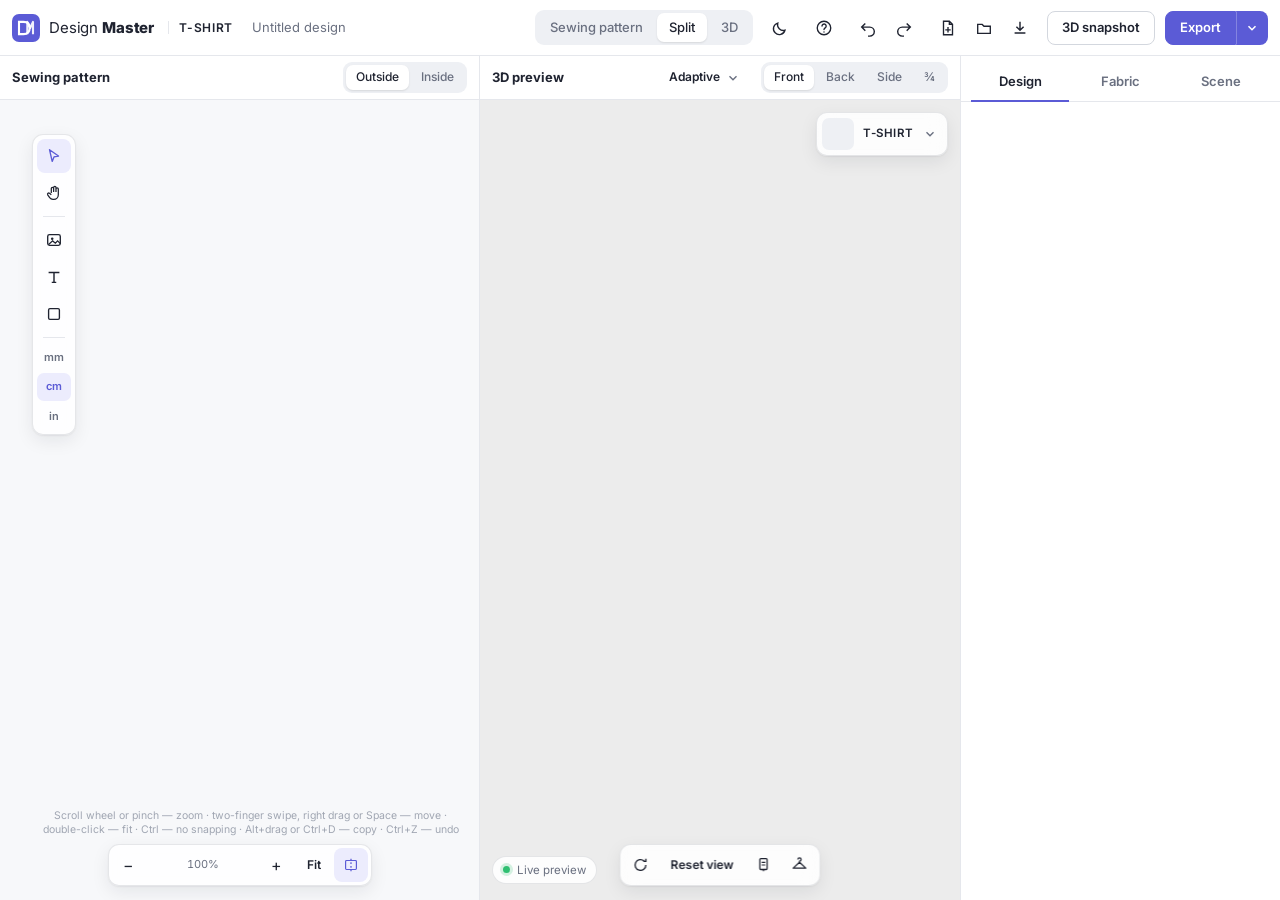
<file: index.html>
<!doctype html>
<html lang="en"><head><meta charset="utf-8"><meta http-equiv="refresh" content="0; url=app/"><title>Design Master</title></head>
<body><a href="app/">Open Design Master</a></body></html>
</file>
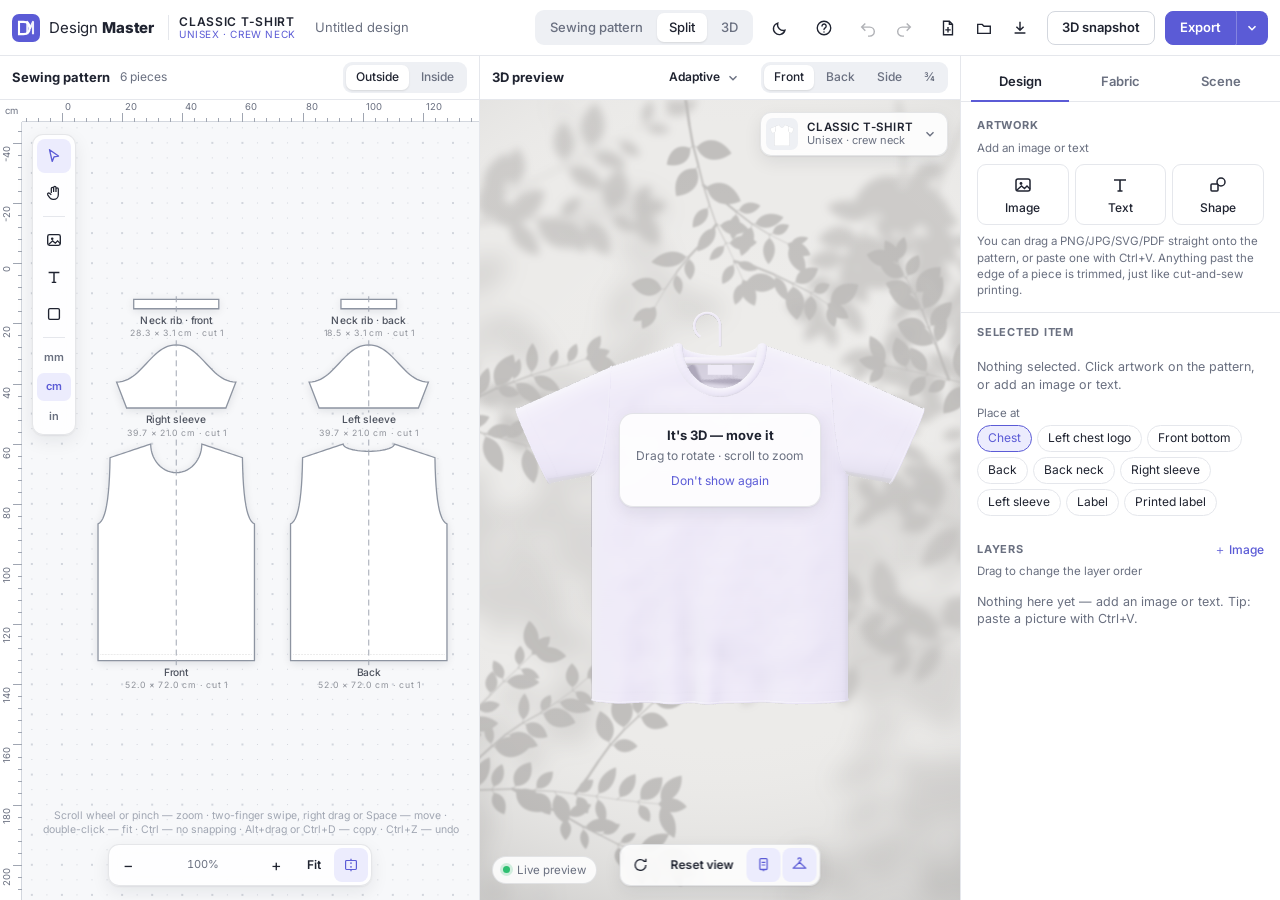
<file: app/index.html>
<!doctype html>
<html lang="en">
<head>
<meta charset="utf-8">
<meta name="viewport" content="width=device-width, initial-scale=1, viewport-fit=cover">
<title>Design Master · Studio</title>
<meta name="description" content="Design Master — design apparel on a real sewing pattern and get photo-quality 3D mockups.">
<link rel="icon" href="favicon.svg" type="image/svg+xml">
<link rel="preconnect" href="https://fonts.googleapis.com">
<link rel="preconnect" href="https://fonts.gstatic.com" crossorigin>
<link rel="stylesheet" href="https://fonts.googleapis.com/css2?family=Inter:wght@100;200;300;400;500;600;700;800;900&family=Bebas+Neue&family=Anton&family=Oswald:wght@300;400;500;600;700&family=Archivo+Black&family=Montserrat:ital,wght@0,100;0,300;0,400;0,500;0,700;0,900;1,400;1,700&family=Space+Grotesk:wght@300;400;500;700&family=Playfair+Display:ital,wght@0,400;0,700;0,900;1,400;1,700&family=Abril+Fatface&family=Roboto+Slab:wght@100;300;400;700;900&family=Pacifico&family=Lobster&family=Permanent+Marker&family=Caveat:wght@400;700&family=Bungee&family=Rubik+Mono+One&family=Press+Start+2P&family=UnifrakturMaguntia&family=Poppins:ital,wght@0,100;0,300;0,400;0,600;0,800;0,900;1,400;1,700&family=Raleway:wght@100;300;400;700;900&family=Bangers&family=Righteous&family=Dancing+Script:wght@400;700&family=Teko:wght@300;500;700&family=Rock+Salt&family=Black+Ops+One&family=Russo+One&display=swap">
<link rel="stylesheet" href="css/app.css">
<script>
  try { const t = localStorage.getItem('dm.theme'); if (t) document.documentElement.dataset.theme = t; } catch (e) {}
</script>
<script type="importmap">
{ "imports": { "three": "./vendor/three/three.module.js", "three/addons/": "./vendor/three/addons/" } }
</script>
</head>
<body>
<header class="top">
  <a class="brand" href="../" title="Back to the home page">
    <svg viewBox="0 0 32 32" aria-hidden="true"><rect width="32" height="32" rx="8" fill="var(--accent)"/><path d="M8 9h5.2c4.4 0 7 2.7 7 7s-2.6 7-7 7H8z" fill="none" stroke="#fff" stroke-width="2.4"/><path d="M17.5 23V9l3.3 7 3.2-7v14" fill="none" stroke="#fff" stroke-width="2.4" stroke-linejoin="round" opacity=".9"/></svg>
    <span>Design <b>Master</b></span>
  </a>
  <div class="gname" id="gName"><b id="garmentName">T-shirt</b><small id="garmentCut"></small></div>
  <input class="proj-name" id="projName" value="Untitled design" aria-label="Project name" spellcheck="false">
  <div class="spacer"></div>
  <div class="seg" id="modeSeg" role="group" aria-label="View">
    <button data-mode="pattern" title="Sewing pattern: the flat pieces the garment is cut from (1)">Sewing pattern</button>
    <button data-mode="split" class="on" title="Pattern and 3D side by side (2)">Split</button>
    <button data-mode="3d" title="3D only (3)">3D</button>
  </div>
  <button class="ib" id="themeBtn" title="Day / night mode"><svg viewBox="0 0 20 20"><path d="M15.5 12.5A6.5 6.5 0 017.5 4.5a6.5 6.5 0 108 8z" fill="none" stroke="currentColor" stroke-width="1.5"/></svg></button>
  <button class="ib" id="tourBtn" title="Quick tour"><svg viewBox="0 0 20 20"><circle cx="10" cy="10" r="7.5" fill="none" stroke="currentColor" stroke-width="1.5"/><path d="M7.8 7.8a2.3 2.3 0 114 1.6c-.9.6-1.8 1.1-1.8 2.3M10 14.3v.2" fill="none" stroke="currentColor" stroke-width="1.5" stroke-linecap="round"/></svg></button>
  <div class="grp">
    <button class="ib" id="undoBtn" title="Undo (Ctrl+Z)"><svg viewBox="0 0 20 20"><path d="M7 5L3 9l4 4M3.5 9H12a5 5 0 010 10h-2" fill="none" stroke="currentColor" stroke-width="1.6"/></svg></button>
    <button class="ib" id="redoBtn" title="Redo (Ctrl+Shift+Z)"><svg viewBox="0 0 20 20"><path d="M13 5l4 4-4 4M16.5 9H8a5 5 0 000 10h2" fill="none" stroke="currentColor" stroke-width="1.6"/></svg></button>
  </div>
  <div class="grp">
    <button class="ib" id="newBtn" title="New design"><svg viewBox="0 0 20 20"><path d="M5 2.5h6.5L15 6v11.5H5zM11.5 2.5V6H15M10 9v6M7 12h6" fill="none" stroke="currentColor" stroke-width="1.5"/></svg></button>
    <button class="ib" id="filesBtn" title="Your files (Ctrl+O)"><svg viewBox="0 0 20 20"><path d="M3 6h5l2 2h7v8H3z" fill="none" stroke="currentColor" stroke-width="1.5"/></svg></button>
    <button class="ib" id="saveBtn" title="Save project (Ctrl+S)"><svg viewBox="0 0 20 20"><path d="M10 3v9M6 8.5l4 4 4-4M4 15.5h12" fill="none" stroke="currentColor" stroke-width="1.6"/></svg></button>
  </div>
  <button class="btn" id="shotBtn" title="Save the 3D view as a picture">3D snapshot</button>
  <div class="split-btn menu-wrap">
    <button class="btn primary" id="exportBtn" title="Catalogue render">Export</button>
    <button class="btn primary caret" id="exportMoreBtn" title="More exports" aria-haspopup="menu"><svg viewBox="0 0 16 16"><path d="M4 6l4 4 4-4" fill="none" stroke="currentColor" stroke-width="1.8"/></svg></button>
    <div class="menu" id="exportMenu" role="menu" hidden>
      <button data-act="render" role="menuitem"><b>Catalogue render</b><small>Photo-quality pictures for your website and catalogue</small></button>
      <button data-act="print" role="menuitem"><b>Print files (ZIP)</b><small>Each pattern piece as a layered SVG and a PNG, named as on the pattern, plus each print separately and the spec sheet, for a print shop</small></button>
      <button data-act="spec" role="menuitem"><b>Spec sheet (PDF)</b><small>Print sizes and positions, for sewing and production</small></button>
      <button data-act="subl" role="menuitem"><b>Sublimation panels (ZIP)</b><small>Each pattern piece as one full file with bleed, for sublimation and all-over print</small></button>
      <button data-act="video" role="menuitem"><b>Turntable video</b><small>A short 360° video of the garment, for Reels and stories</small></button>
      <hr>
      <button data-act="sheet" role="menuitem"><b>Mockup sheet</b><small>Front, back and side in one image</small></button>
      <button data-act="views" role="menuitem"><b>All views (ZIP)</b><small>Front, back, side and ¾ as separate pictures</small></button>
      <button data-act="colorways" role="menuitem"><b>Colourways (ZIP)</b><small>One render per fabric colour</small></button>
      <button data-act="pattern" role="menuitem"><b>Sewing pattern (PNG)</b><small>All pieces with fabric and artwork, 150 DPI</small></button>
      <hr>
      <button data-act="download" role="menuitem"><b>Download project file</b><small>A .dmproj file you can keep or send</small></button>
      <button data-act="import" role="menuitem"><b>Open project file…</b><small>Load a .dmproj file from your computer</small></button>
    </div>
  </div>
</header>

<main class="work mode-split" id="work">
  <section class="pane pattern-pane" id="patternPane" aria-label="Sewing pattern">
    <div class="pane-head">
      <b>Sewing pattern</b><span class="muted" id="pieceCount"></span>
      <div class="spacer"></div>
      <div class="seg small" id="sideSeg" role="group">
        <button data-side="out" class="on" title="Outside of the garment — what shows when it is worn">Outside</button>
        <button data-side="in" title="Inside of the garment — label, back-neck print">Inside</button>
      </div>
    </div>
    <div class="pane-body">
      <canvas id="pat"></canvas>
      <div class="float cropbar" id="cropBar" role="dialog" aria-label="Crop" hidden>
        <p title="Crop: hide part of the picture on the pattern. The file stays as it is.">Drag the edges to crop. Drag inside to move the picture.</p>
        <div class="cropbar-btns"><button class="btn sm" data-crop="trim">Trim empty edges</button><button class="btn sm" data-crop="reset">Reset crop</button><button class="btn sm" data-crop="cancel">Cancel</button></div>
        <button class="btn sm primary" data-crop="done">Done</button>
      </div>
      <div class="float rail" role="toolbar" aria-label="Tools">
        <button class="ib on" data-tool="select" title="Select (V)"><svg viewBox="0 0 20 20"><path d="M5 3l10 7-5 1-2 5z" fill="none" stroke="currentColor" stroke-width="1.5" stroke-linejoin="round"/></svg></button>
        <button class="ib" data-tool="hand" title="Hand — move the sheet (H, or hold Space)"><svg viewBox="0 0 20 20"><path d="M7 10V5a1.3 1.3 0 012.6 0v4M9.6 9V4a1.3 1.3 0 012.6 0v5M12.2 9V5.5a1.3 1.3 0 012.6 0V12a5 5 0 01-5 5h-1a4.5 4.5 0 01-3.6-1.8L3 12a1.3 1.3 0 012-1.6l2 1.6" fill="none" stroke="currentColor" stroke-width="1.4"/></svg></button>
        <span class="sep"></span>
        <button class="ib" data-add="image" title="Image (I)"><svg viewBox="0 0 20 20"><rect x="3" y="4" width="14" height="12" rx="2" fill="none" stroke="currentColor" stroke-width="1.5"/><circle cx="8" cy="8.5" r="1.4" fill="currentColor"/><path d="M4 15l4.5-4 3 2.5L14 11l3 3" fill="none" stroke="currentColor" stroke-width="1.4"/></svg></button>
        <button class="ib" data-add="text" title="Text (T)"><svg viewBox="0 0 20 20"><path d="M4 5h12M10 5v11M7.5 16h5" fill="none" stroke="currentColor" stroke-width="1.6"/></svg></button>
        <div class="menu-wrap">
          <button class="ib" id="shapesBtn" title="Shapes (S)" aria-haspopup="menu"><svg viewBox="0 0 20 20"><rect x="4" y="4" width="12" height="12" rx="1.5" fill="none" stroke="currentColor" stroke-width="1.5"/></svg></button>
          <div class="menu side" id="shapesMenu" role="group" aria-label="Shapes" hidden></div>
        </div>
        <span class="sep"></span>
        <div class="units" role="group" aria-label="Units: millimetres, centimetres or inches">
          <button data-unit="mm">mm</button><button data-unit="cm" class="on">cm</button><button data-unit="in">in</button>
        </div>
      </div>
      <div class="float bc zoom">
        <button class="ib" id="zoomOut" title="Zoom out">−</button>
        <span id="zoomPct" class="readout">100%</span>
        <button class="ib" id="zoomIn" title="Zoom in">+</button>
        <button class="btn sm ghost" id="zoomFit" title="Fit (double-click the sheet)">Fit</button>
        <button class="ib on" id="marksBtn" title="Pattern markings"><svg viewBox="0 0 20 20"><path d="M10 3v14" stroke="currentColor" stroke-width="1.4" stroke-dasharray="2 2"/><rect x="4" y="5" width="12" height="10" rx="1" fill="none" stroke="currentColor" stroke-width="1.3"/></svg></button>
      </div>
      <div class="hint-line" id="patHint">Scroll wheel or pinch — zoom · two-finger swipe, right drag or Space — move · double-click — fit · Ctrl — no snapping · Alt+drag or Ctrl+D — copy · Ctrl+Z — undo</div>
      <div class="drop-hint" id="dropHint"><div>Drop to place it on the pattern</div></div>
    </div>
  </section>

  <section class="pane view-pane" id="viewPane" aria-label="3D preview">
    <div class="pane-head">
      <b>3D preview</b>
      <div class="spacer"></div>
      <div class="menu-wrap">
        <button class="btn sm ghost" id="qualityBtn" title="3D preview quality. Renders, videos and snapshots are always made at full quality."><span id="qualityName">Adaptive</span> <svg class="chev" viewBox="0 0 16 16"><path d="M4 6l4 4 4-4" fill="none" stroke="currentColor" stroke-width="1.6"/></svg></button>
        <div class="menu right" id="qualityMenu" role="listbox" hidden>
          <button data-q="adaptive"><b>Adaptive</b><small>Lighter while it turns, sharp when it stops</small></button>
          <button data-q="full"><b>Full</b><small>Always sharp</small></button>
          <button data-q="half"><b>Half</b><small>Faster on slower computers</small></button>
          <button data-q="quarter"><b>Quarter</b><small>Fastest, with a softer picture</small></button>
        </div>
      </div>
      <div class="seg small" id="viewSeg">
        <button data-view="front" class="on">Front</button><button data-view="back">Back</button><button data-view="side">Side</button><button data-view="three">¾</button>
      </div>
    </div>
    <div class="pane-body">
      <canvas id="gl"></canvas>
      <button class="model-card" id="garmentBtn" aria-haspopup="dialog" title="Change the model">
        <span class="gthumb" id="garmentThumb"></span>
        <span class="gtext"><b id="garmentName2">T-shirt</b><small id="garmentCut2"></small></span>
        <svg class="chev" viewBox="0 0 16 16"><path d="M4 6l4 4 4-4" fill="none" stroke="currentColor" stroke-width="1.6"/></svg>
      </button>
      <div class="models" id="modelsPanel" hidden>
        <div class="models-head"><b>Models</b><span class="pill" id="modelCount"></span><div class="spacer"></div>
          <div class="seg small"><button data-mview="grid" class="on" title="Grid">▦</button><button data-mview="list" title="List">☰</button></div></div>
        <input type="search" id="modelSearch" placeholder="Search models" aria-label="Search models">
        <div class="chips" id="modelChips"></div>
        <div class="model-grid" id="modelGrid"></div>
        <a class="models-foot" id="cutterLink" href="cutter/" target="_blank" rel="noopener" title="Draw the seams of a 3D model yourself and send the cut to Claude">✂ Pattern cutter: mark a 3D model's pieces yourself</a>
      </div>
      <div class="live"><span class="dot"></span>Live preview</div>
      <div class="float bc vbar">
        <button class="ib" id="spinBtn" title="Auto-rotate 3D"><svg viewBox="0 0 20 20"><path d="M16 10a6 6 0 11-2-4.5M16 3v3h-3" fill="none" stroke="currentColor" stroke-width="1.5"/></svg></button>
        <button class="btn sm ghost" id="resetViewBtn" title="Reset view (double-click the 3D view)">Reset view</button>
        <button class="ib" id="labelBtn" title="Neck label"><svg viewBox="0 0 20 20"><rect x="6" y="3" width="8" height="12" rx="1" fill="none" stroke="currentColor" stroke-width="1.4"/><path d="M8 7h4M8 10h4M10 15v2" stroke="currentColor" stroke-width="1.3"/></svg></button>
        <button class="ib" id="hangerBtn" title="Hanger"><svg viewBox="0 0 20 20"><path d="M10 7V5.8a1.8 1.8 0 10-1.8-1.8M10 7l7 6.5H3z" fill="none" stroke="currentColor" stroke-width="1.4" stroke-linejoin="round"/></svg></button>
      </div>
      <div class="hint3d" id="hint3d" hidden><b>It's 3D — move it</b><span>Drag to rotate · scroll to zoom</span><button class="linkbtn" id="hint3dOff">Don't show again</button></div>
    </div>
  </section>

  <aside class="inspector" id="inspector">
    <div class="tabs" role="tablist">
      <button class="on" data-tab="design" role="tab">Design</button>
      <button data-tab="fabric" role="tab">Fabric</button>
      <button data-tab="scene" role="tab">Scene</button>
    </div>
    <div class="tab-body" id="tabDesign"></div>
    <div class="tab-body" id="tabFabric" hidden></div>
    <div class="tab-body" id="tabScene" hidden></div>
  </aside>
</main>

<!-- render dialog -->
<div class="overlay" id="renderDlg" hidden>
  <div class="dialog render" role="dialog" aria-label="Catalogue render">
    <div class="dlg-head"><b>Catalogue render</b><button class="ib" data-close title="Close">✕</button></div>
    <p class="dlg-note">Real light, soft shadows and clean edges — the best pictures for your website and catalogue. The framing, backdrop and light are taken from the 3D view; more passes give a cleaner picture.</p>
    <div class="render-body">
      <div class="render-preview">
        <div class="float rp-bar" role="group" aria-label="Adjust the frame"><button class="btn sm" data-rv="front">Front</button><button class="btn sm" data-rv="back">Back</button><button class="btn sm" data-rv="side">Side</button><button class="btn sm" data-rv="reset">Reset view</button></div>
        <div class="checker" id="rStage" title="Drag the picture to turn it · scroll to zoom · or pick Front, Back or Side above"><canvas id="rPrevCv" aria-label="Frame preview"></canvas><img id="renderImg" alt="" hidden><div class="render-empty" id="renderEmpty" hidden></div></div>
        <div class="rp-cap" id="rPrevCap">Frame preview · drag to turn it, scroll to zoom</div>
      </div>
      <div class="render-side">
        <button class="reco" id="rReco"><b>Recommended for catalogue</b><small>2000 × 2500 · Good</small></button>
        <label class="fld">Frame<select id="rView"><option value="">As in 3D preview</option><option value="front">Front</option><option value="back">Back</option><option value="side">Side</option><option value="three">¾</option></select></label>
        <label class="fld">Image size<select id="rSize"></select></label>
        <div class="row2"><label class="fld">Width<input type="number" id="rW" min="256" max="8192"></label><label class="fld">Height<input type="number" id="rH" min="256" max="8192"></label></div>
        <label class="fld">Quality<select id="rQuality">
          <option value="8">Draft · 8 passes</option><option value="32" selected>Good · 32 passes</option><option value="64">High · 64 passes</option><option value="128">Maximum · 128 passes</option>
        </select></label>
        <label class="chk"><input type="checkbox" id="rTransparent"> Transparent background (studio light kept)</label>
        <label class="chk"><input type="checkbox" id="rKeepShadow" checked> Keep the shadow</label>
        <div class="progress"><div id="rBar"></div></div>
        <div class="render-status" id="rStatus">Press “Start render”.</div>
        <button class="btn primary" id="rStart">Start render</button>
        <div class="row3">
          <button class="btn sm" id="rSavePng" disabled title="Full quality">Save PNG</button>
          <button class="btn sm" id="rSaveWebp" disabled title="Compact, for your web catalogue">Save WebP</button>
          <button class="btn sm" id="rSaveJpg" disabled>Save JPEG</button>
        </div>
      </div>
    </div>
  </div>
</div>

<!-- print files / spec sheet / sublimation options -->
<div class="overlay" id="xDlg" hidden><div class="dialog" role="dialog" aria-label="Export" id="xDlgBox"></div></div>

<!-- halftone -->
<div class="overlay" id="htDlg" hidden>
  <div class="dialog wide ht" role="dialog" aria-label="Halftone">
    <div class="dlg-head"><b>Halftone</b><button class="ib" data-close title="Close">✕</button></div>
    <p class="dlg-note">Turn your image into dots for a screen-print finish. Preview the final print, dot for dot.</p>
    <div class="ht-body">
      <div class="ht-prev"><canvas id="htCv" aria-label="Preview"></canvas><div class="rp-cap" id="htInfo"></div></div>
      <div class="ht-side" id="htSide"></div>
    </div>
  </div>
</div>

<!-- turntable video -->
<div class="overlay" id="videoDlg" hidden>
  <div class="dialog" role="dialog" aria-label="Turntable video">
    <div class="dlg-head"><b>Turntable video</b><button class="ib" data-close title="Close">✕</button></div>
    <p class="dlg-note">A short 360° video of the garment, for Reels and stories.</p>
    <div class="fld">Format</div>
    <div class="seg" id="vFormat"><button data-f="1080x1920" class="on">9:16 · Reels</button><button data-f="1080x1350">4:5 · Feed</button><button data-f="1080x1080">1:1 · Square</button></div>
    <div class="fld" style="margin-top:12px">One full turn</div>
    <div class="seg" id="vDur"><button data-d="6">6 s</button><button data-d="8" class="on">8 s</button><button data-d="10">10 s</button></div>
    <div class="progress" style="margin-top:14px"><div id="vBar"></div></div>
    <div class="render-status" id="vStatus">Keep this tab open while it records.</div>
    <div class="row2"><button class="btn" data-close>Close</button><button class="btn" id="vSave" hidden>Save video</button><button class="btn primary" id="vStart">Start</button></div>
  </div>
</div>

<!-- your files -->
<div class="overlay" id="filesDlg" hidden>
  <div class="dialog wide" role="dialog" aria-label="Your files">
    <div class="dlg-head"><b>Your files</b><div class="spacer"></div><button class="btn sm" id="filesImport">Open project file…</button><button class="ib" data-close title="Close">✕</button></div>
    <p class="dlg-note">Designs saved in this browser. Use “Download project file” in Export to keep a copy or move it to another computer.</p>
    <div class="files-grid" id="filesGrid"></div>
  </div>
</div>

<!-- crop -->
<!-- colourways dialog -->
<div class="overlay" id="cwDlg" hidden>
  <div class="dialog" role="dialog" aria-label="Colourways">
    <div class="dlg-head"><b>Colourways</b><button class="ib" data-close>✕</button></div>
    <p class="dlg-note">Pick the fabric colours. Design Master renders one image per colour, with the same artwork and scene, and zips them.</p>
    <div class="swatches big" id="cwSwatches"></div>
    <div class="row2"><label class="fld">Size<select id="cwSize"><option value="1600x2000">1600 × 2000 · 4:5</option><option value="2000x2000">2000 × 2000 · 1:1</option><option value="1200x1500">1200 × 1500 · 4:5</option><option value="3000x3750">3000 × 3750 · 4:5</option></select></label>
      <label class="fld">Quality<select id="cwQuality"><option value="8">Draft</option><option value="32" selected>Good</option><option value="64">High</option></select></label></div>
    <div class="progress"><div id="cwBar"></div></div>
    <div class="render-status" id="cwStatus"></div>
    <button class="btn primary" id="cwStart">Render colourways</button>
  </div>
</div>

<!-- quick tour -->
<div class="tour" id="tour" hidden>
  <div class="tour-card">
    <div class="muted" id="tourStep">1 of 6</div>
    <b id="tourTitle"></b>
    <p id="tourText"></p>
    <div class="tour-foot"><div class="dots" id="tourDots"></div><div class="spacer"></div><button class="linkbtn" id="tourSkip">Skip tour</button><button class="btn sm" id="tourBack">Back</button><button class="btn sm primary" id="tourNext">Next</button></div>
  </div>
</div>

<input type="file" id="fileImage" accept="image/png,image/jpeg,image/webp,image/gif,image/svg+xml,application/pdf,.png,.jpg,.jpeg,.webp,.gif,.svg,.pdf,.ai,.eps" multiple hidden>
<input type="file" id="fileLight" accept="image/*" hidden>
<input type="file" id="fileProject" accept=".dmproj,.json,application/json" hidden>
<div class="toast" id="toast" role="status" aria-live="polite"></div>

<script src="vendor/jszip.min.js"></script>
<script src="vendor/jspdf.umd.min.js"></script>
<script type="module" src="js/main.js"></script>
</body>
</html>
</file>
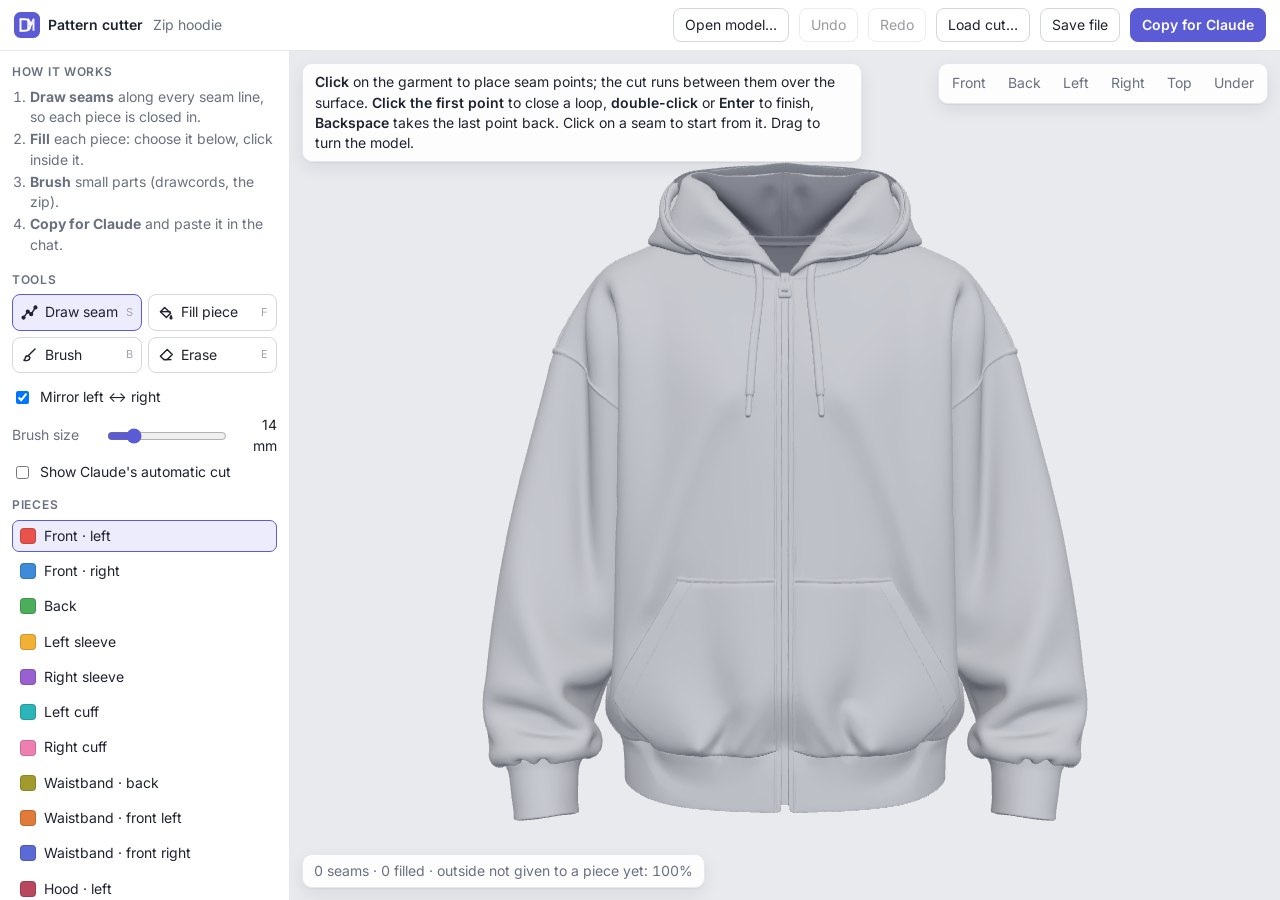
<file: app/cutter/index.html>
<!doctype html>
<html lang="en">
<head>
<meta charset="utf-8">
<meta name="viewport" content="width=device-width, initial-scale=1">
<title>Pattern Cutter</title>
<meta name="description" content="Draw the seams of a 3D garment and name its pieces, then hand the cut to Design Master.">
<link rel="icon" href="../favicon.svg">
<link rel="preconnect" href="https://fonts.googleapis.com">
<link href="https://fonts.googleapis.com/css2?family=Inter:wght@400;500;600;700&display=swap" rel="stylesheet">
<style>
:root {
  --bg: #f4f5f7; --panel: #ffffff; --ink: #1f2330; --muted: #6a7080; --faint: #a0a6b2;
  --line: #e5e7ec; --line-strong: #d3d7de; --field: #ffffff; --hover: #f1f2f6;
  --accent: #5b5bd6; --accent-hover: #4b4bc4; --accent-soft: #ececfd; --accent-ink: #fff; --danger: #d6455d;
  --stage: #e9eaee; --shadow: 0 1px 2px rgba(16, 24, 40, .06), 0 6px 18px rgba(16, 24, 40, .08);
  --glass: rgba(255, 255, 255, .9); --radius: 10px;
  --font: "Inter", system-ui, -apple-system, "Segoe UI", sans-serif;
  color-scheme: light;
}
@media (prefers-color-scheme: dark) {
  :root:not([data-theme="light"]) {
    --bg: #17181c; --panel: #202126; --ink: #e8e9ee; --muted: #a2a7b3; --faint: #6c7180;
    --line: #2f3138; --line-strong: #3d4048; --field: #1a1b1f; --hover: #2a2c33;
    --accent: #7b7bf0; --accent-hover: #8f8ff5; --accent-soft: #2b2b4d; --danger: #f07c8f;
    --stage: #2a2b2f; --shadow: 0 1px 2px rgba(0, 0, 0, .3), 0 6px 18px rgba(0, 0, 0, .35);
    --glass: rgba(36, 38, 44, .9); color-scheme: dark;
  }
}
:root[data-theme="dark"] {
  --bg: #17181c; --panel: #202126; --ink: #e8e9ee; --muted: #a2a7b3; --faint: #6c7180;
  --line: #2f3138; --line-strong: #3d4048; --field: #1a1b1f; --hover: #2a2c33;
  --accent: #7b7bf0; --accent-hover: #8f8ff5; --accent-soft: #2b2b4d; --danger: #f07c8f;
  --stage: #2a2b2f; --shadow: 0 1px 2px rgba(0, 0, 0, .3), 0 6px 18px rgba(0, 0, 0, .35);
  --glass: rgba(36, 38, 44, .9); color-scheme: dark;
}
* { box-sizing: border-box; }
html, body { height: 100%; margin: 0; }
body { background: var(--bg); color: var(--ink); font: 14px/1.45 var(--font); display: grid; grid-template-rows: auto 1fr; overflow: hidden; }
button, input, select, textarea { font: inherit; color: inherit; }
header { display: flex; align-items: center; gap: 10px; padding: 8px 14px; background: var(--panel); border-bottom: 1px solid var(--line); min-width: 0; flex-wrap: wrap; }
header .brand { display: flex; align-items: center; gap: 8px; font-weight: 600; text-decoration: none; color: inherit; white-space: nowrap; }
header .brand svg { width: 26px; height: 26px; }
header .model { color: var(--muted); white-space: nowrap; overflow: hidden; text-overflow: ellipsis; min-width: 0; }
header .grow { flex: 1; }
.btn { border: 1px solid var(--line-strong); background: var(--field); border-radius: 8px; padding: 6px 11px; cursor: pointer; white-space: nowrap; }
.btn:hover { background: var(--hover); }
.btn.primary { background: var(--accent); border-color: var(--accent); color: var(--accent-ink); font-weight: 600; }
.btn.primary:hover { background: var(--accent-hover); }
.btn:disabled { opacity: .45; cursor: default; }
main { display: grid; grid-template-columns: 290px 1fr; min-height: 0; }
aside { background: var(--panel); border-right: 1px solid var(--line); overflow: auto; padding: 12px; display: flex; flex-direction: column; gap: 14px; }
aside h3 { margin: 0 0 6px; font-size: 12px; text-transform: uppercase; letter-spacing: .06em; color: var(--muted); font-weight: 600; }
.tools { display: grid; grid-template-columns: 1fr 1fr; gap: 6px; }
.tool { display: flex; align-items: center; gap: 7px; border: 1px solid var(--line-strong); background: var(--field); border-radius: 8px; padding: 7px 8px; cursor: pointer; text-align: left; }
.tool:hover { background: var(--hover); }
.tool[aria-pressed="true"] { border-color: var(--accent); background: var(--accent-soft); }
.tool kbd { margin-left: auto; font-size: 11px; color: var(--faint); font-family: inherit; }
.tool svg { width: 17px; height: 17px; flex: none; }
.row { display: flex; align-items: center; gap: 8px; }
.row label { flex: 1; color: var(--muted); }
.check { display: flex; align-items: center; gap: 8px; cursor: pointer; }
.pieces { display: flex; flex-direction: column; gap: 3px; }
.piece { display: flex; align-items: center; gap: 8px; padding: 5px 7px; border-radius: 7px; cursor: pointer; border: 1px solid transparent; }
.piece:hover { background: var(--hover); }
.piece[aria-selected="true"] { border-color: var(--accent); background: var(--accent-soft); }
.piece .sw { width: 16px; height: 16px; border-radius: 4px; flex: none; border: 1px solid rgba(0,0,0,.15); }
.piece .nm { flex: 1; min-width: 0; overflow: hidden; text-overflow: ellipsis; white-space: nowrap; }
.piece .ar { color: var(--faint); font-size: 12px; font-variant-numeric: tabular-nums; }
.piece .x { border: 0; background: none; color: var(--faint); cursor: pointer; padding: 0 2px; visibility: hidden; }
.piece:hover .x { visibility: visible; }
.steps { margin: 0; padding-left: 18px; color: var(--muted); }
.steps li { margin: 2px 0; }
.stage { position: relative; background: var(--stage); min-width: 0; min-height: 0; }
.stage canvas { display: block; width: 100%; height: 100%; touch-action: none; }
.hud { position: absolute; left: 12px; right: 12px; top: 12px; display: flex; gap: 8px; align-items: flex-start; pointer-events: none; flex-wrap: wrap; }
.hint { pointer-events: auto; background: var(--glass); border: 1px solid var(--line); border-radius: 10px; padding: 8px 12px; box-shadow: var(--shadow); max-width: 560px; }
.hint b { font-weight: 600; }
.views { pointer-events: auto; margin-left: auto; display: flex; gap: 4px; background: var(--glass); border: 1px solid var(--line); border-radius: 10px; padding: 4px; box-shadow: var(--shadow); }
.views button { border: 0; background: none; padding: 5px 9px; border-radius: 7px; cursor: pointer; color: var(--muted); }
.views button:hover { background: var(--hover); color: var(--ink); }
.status { position: absolute; left: 12px; bottom: 12px; background: var(--glass); border: 1px solid var(--line); border-radius: 10px; padding: 6px 11px; color: var(--muted); box-shadow: var(--shadow); font-variant-numeric: tabular-nums; }
.status.warn { color: var(--danger); border-color: var(--danger); font-weight: 500; }
.loading { position: absolute; inset: 0; display: grid; place-items: center; color: var(--muted); font-weight: 500; }
.loading[hidden] { display: none; }
dialog { border: 1px solid var(--line); border-radius: 14px; background: var(--panel); color: var(--ink); box-shadow: var(--shadow); width: min(640px, calc(100vw - 32px)); padding: 18px; }
dialog::backdrop { background: rgba(10, 12, 20, .35); }
dialog h2 { margin: 0 0 8px; font-size: 18px; }
dialog p { margin: 6px 0; color: var(--muted); }
dialog textarea { width: 100%; height: 220px; border: 1px solid var(--line-strong); border-radius: 8px; background: var(--field); padding: 8px; font: 12px/1.4 ui-monospace, SFMono-Regular, Menlo, monospace; resize: vertical; }
dialog .act { display: flex; gap: 8px; justify-content: flex-end; margin-top: 12px; flex-wrap: wrap; }
.toast { position: fixed; left: 50%; bottom: 22px; transform: translateX(-50%); background: var(--ink); color: var(--bg); padding: 8px 14px; border-radius: 9px; box-shadow: var(--shadow); opacity: 0; transition: opacity .2s; pointer-events: none; z-index: 10; max-width: calc(100vw - 32px); }
.toast.on { opacity: 1; }
input[type="range"] { accent-color: var(--accent); width: 120px; }
@media (max-width: 760px) {
  main { grid-template-columns: 1fr; grid-template-rows: 1fr auto; }
  aside { order: 2; max-height: 42vh; border-right: 0; border-top: 1px solid var(--line); }
  .views { margin-left: 0; }
}
</style>
<script type="importmap">
{ "imports": { "three": "../vendor/three/three.module.js", "three/addons/": "../vendor/three/addons/" } }
</script>
</head>
<body>
<header>
  <a class="brand" href="../" title="Back to Design Master">
    <svg viewBox="0 0 32 32" aria-hidden="true"><rect width="32" height="32" rx="8" fill="var(--accent)"/><path d="M8 9h5.2c4.4 0 7 2.7 7 7s-2.6 7-7 7H8z" fill="none" stroke="#fff" stroke-width="2.4"/><path d="M17.5 23V9l3.3 7 3.2-7v14" fill="none" stroke="#fff" stroke-width="2.4" stroke-linejoin="round" opacity=".9"/></svg>
    <span>Pattern cutter</span>
  </a>
  <span class="model" id="modelName">Loading…</span>
  <span class="grow"></span>
  <button class="btn" id="openBtn" title="Open your own 3D model (GLB, glTF, OBJ, FBX)">Open model…</button>
  <button class="btn" id="undoBtn" title="Undo (Ctrl+Z)">Undo</button>
  <button class="btn" id="redoBtn" title="Redo (Ctrl+Shift+Z)">Redo</button>
  <button class="btn" id="importBtn" title="Load a cut you saved or copied before">Load cut…</button>
  <button class="btn" id="saveBtn" title="Download the cut as a file">Save file</button>
  <button class="btn primary" id="copyBtn" title="Copy the cut as text to paste in the chat">Copy for Claude</button>
  <input type="file" id="fileModel" accept=".glb,.gltf,.obj,.fbx" hidden>
  <input type="file" id="fileCut" accept=".json,.txt" hidden>
</header>
<main>
  <aside>
    <section>
      <h3>How it works</h3>
      <ol class="steps">
        <li><b>Draw seams</b> along every seam line, so each piece is closed in.</li>
        <li><b>Fill</b> each piece: choose it below, click inside it.</li>
        <li><b>Brush</b> small parts (drawcords, the zip).</li>
        <li><b>Copy for Claude</b> and paste it in the chat.</li>
      </ol>
    </section>
    <section>
      <h3>Tools</h3>
      <div class="tools" role="toolbar" aria-label="Tools">
        <button class="tool" data-tool="seam" aria-pressed="true"><svg viewBox="0 0 20 20" fill="none" stroke="currentColor" stroke-width="1.7" stroke-linecap="round"><path d="M3 16 8 9l4 3 5-8"/><circle cx="3" cy="16" r="1.6" fill="currentColor"/><circle cx="8" cy="9" r="1.6" fill="currentColor"/><circle cx="12" cy="12" r="1.6" fill="currentColor"/><circle cx="17" cy="4" r="1.6" fill="currentColor"/></svg>Draw seam<kbd>S</kbd></button>
        <button class="tool" data-tool="fill" aria-pressed="false"><svg viewBox="0 0 20 20" fill="none" stroke="currentColor" stroke-width="1.7" stroke-linejoin="round"><path d="M4 9 9 4l7 7-5 5z"/><path d="M4 9h12" /><path d="M16.5 13.5c0 1.2 1 2.4 1 3a1 1 0 0 1-2 0c0-.6 1-1.8 1-3z" fill="currentColor"/></svg>Fill piece<kbd>F</kbd></button>
        <button class="tool" data-tool="brush" aria-pressed="false"><svg viewBox="0 0 20 20" fill="none" stroke="currentColor" stroke-width="1.7" stroke-linecap="round"><path d="M16.5 3.5 9 11"/><path d="M8.5 11.5c-2 0-3.5 1.3-3.5 3 0 1.4-1 2-2 2 3 1.6 7.5.3 7.5-3z"/></svg>Brush<kbd>B</kbd></button>
        <button class="tool" data-tool="erase" aria-pressed="false"><svg viewBox="0 0 20 20" fill="none" stroke="currentColor" stroke-width="1.7" stroke-linejoin="round"><path d="m8 16-4-4 8-8 6 6-6 6z"/><path d="M8 16h9"/></svg>Erase<kbd>E</kbd></button>
      </div>
    </section>
    <section>
      <label class="check"><input type="checkbox" id="mirror" checked> Mirror left ↔ right</label>
      <div class="row" style="margin-top:8px"><label for="brushSize">Brush size</label><input type="range" id="brushSize" min="4" max="60" value="14"><span id="brushVal" style="width:40px;text-align:right">14 mm</span></div>
      <label class="check" style="margin-top:6px"><input type="checkbox" id="showAuto"> Show Claude's automatic cut</label>
    </section>
    <section>
      <h3>Pieces</h3>
      <div class="pieces" id="pieces" role="listbox" aria-label="Pieces"></div>
      <button class="btn" id="addPiece" style="margin-top:6px;width:100%">+ Add a piece</button>
    </section>
    <section>
      <button class="btn" id="clearBtn" style="width:100%">Start over</button>
    </section>
  </aside>
  <div class="stage" id="stage">
    <canvas id="gl"></canvas>
    <div class="hud">
      <div class="hint" id="hint"></div>
      <div class="views" role="group" aria-label="Views">
        <button data-view="front">Front</button><button data-view="back">Back</button><button data-view="left">Left</button><button data-view="right">Right</button><button data-view="top">Top</button><button data-view="bottom">Under</button>
      </div>
    </div>
    <div class="status" id="status"></div>
    <div class="loading" id="loading">Loading the model…</div>
  </div>
</main>
<dialog id="copyDlg">
  <h2>Your cut</h2>
  <p id="copyMsg">Copied. Paste it in the chat with Claude.</p>
  <textarea id="copyText" readonly spellcheck="false"></textarea>
  <div class="act"><button class="btn" id="copyAgain">Copy again</button><button class="btn" id="copyDl">Save as file</button><button class="btn primary" id="copyClose">Done</button></div>
</dialog>
<dialog id="loadDlg">
  <h2>Load a cut</h2>
  <p>Paste a cut you copied before, or open a saved file.</p>
  <textarea id="loadText" spellcheck="false" placeholder='{"format":"design-master-cut", …}'></textarea>
  <div class="act"><button class="btn" id="loadFile">Open file…</button><button class="btn" id="loadCancel">Cancel</button><button class="btn primary" id="loadOk">Load</button></div>
</dialog>
<div class="toast" id="toast" role="status" aria-live="polite"></div>
<script type="module" src="./cutter.js"></script>
</body>
</html>
</file>
<file: app/css/app.css>
/* Design Master — studio UI */
:root {
  --bg: #f4f5f7; --panel: #ffffff; --ink: #1f2330; --muted: #6a7080; --faint: #a0a6b2;
  --line: #e5e7ec; --line-strong: #d3d7de; --field: #ffffff; --hover: #f1f2f6;
  --accent: #5b5bd6; --accent-hover: #4b4bc4; --accent-soft: #ececfd; --accent-ink: #fff; --danger: #d6455d;
  --mat-bg: #f7f8fa; --dot: #d2d6dd; --piece-line: #8d94a1; --piece-ink: #3a3f4c;
  --stage: #ececec; --seg-bg: #eef0f4;
  --shadow: 0 1px 2px rgba(16, 24, 40, .06), 0 6px 18px rgba(16, 24, 40, .08);
  --glass: rgba(255, 255, 255, .86); --glass-line: rgba(16, 24, 40, .1);
  --check-a: #e7e9ee; --check-b: #f7f8fa;
  --radius: 10px;
  --font: "Inter", system-ui, -apple-system, "Segoe UI", sans-serif;
  color-scheme: light;
}
:root[data-theme="dark"] {
  --bg: #17181c; --panel: #202126; --ink: #e8e9ee; --muted: #a2a7b3; --faint: #6c7180;
  --line: #2f3138; --line-strong: #3d4048; --field: #1a1b1f; --hover: #2a2c33;
  --accent: #7b7bf0; --accent-hover: #8f8ff5; --accent-soft: #2b2b4d; --danger: #f07c8f;
  --mat-bg: #1d1e23; --dot: #363942; --piece-line: #8a909c; --piece-ink: #d5d8df;
  --stage: #2a2b2f; --seg-bg: #2a2c32;
  --shadow: 0 1px 2px rgba(0, 0, 0, .3), 0 6px 18px rgba(0, 0, 0, .35);
  --glass: rgba(36, 38, 44, .88); --glass-line: rgba(255, 255, 255, .1);
  --check-a: #2a2c32; --check-b: #202126;
  color-scheme: dark;
}
@media (prefers-color-scheme: dark) {
  :root:not([data-theme="light"]) {
    --bg: #17181c; --panel: #202126; --ink: #e8e9ee; --muted: #a2a7b3; --faint: #6c7180;
    --line: #2f3138; --line-strong: #3d4048; --field: #1a1b1f; --hover: #2a2c33;
    --accent: #7b7bf0; --accent-hover: #8f8ff5; --accent-soft: #2b2b4d; --danger: #f07c8f;
    --mat-bg: #1d1e23; --dot: #363942; --piece-line: #8a909c; --piece-ink: #d5d8df;
    --stage: #2a2b2f; --seg-bg: #2a2c32;
    --shadow: 0 1px 2px rgba(0, 0, 0, .3), 0 6px 18px rgba(0, 0, 0, .35);
    --glass: rgba(36, 38, 44, .88); --glass-line: rgba(255, 255, 255, .1);
    --check-a: #2a2c32; --check-b: #202126;
    color-scheme: dark;
  }
}
* { box-sizing: border-box; }
html, body { height: 100%; }
body { margin: 0; background: var(--bg); color: var(--ink); font: 13px/1.4 var(--font); overflow: hidden; -webkit-font-smoothing: antialiased; }
button, input, select, textarea { font: inherit; color: inherit; }
button { cursor: pointer; }
[hidden] { display: none !important; }
svg { display: block; }

/* ---------- header ---------- */
.top { height: 56px; display: flex; align-items: center; gap: 10px; padding: 0 12px; background: var(--panel); border-bottom: 1px solid var(--line); position: relative; z-index: 20; }
.brand { display: flex; align-items: center; gap: 9px; color: var(--ink); text-decoration: none; font-size: 15px; letter-spacing: -.01em; white-space: nowrap; margin-right: 4px; }
.brand svg { width: 28px; height: 28px; }
.brand b { font-weight: 800; }
.garment-btn { display: flex; align-items: center; gap: 9px; height: 40px; padding: 0 10px 0 4px; border: 1px solid var(--line); border-radius: 10px; background: var(--panel); min-width: 0; }
.garment-btn:hover { background: var(--hover); }
.gthumb { width: 32px; height: 32px; border-radius: 7px; background: var(--seg-bg); display: grid; place-items: center; color: var(--faint); }
.gthumb svg { width: 26px; height: 26px; }
.gtext { display: flex; flex-direction: column; text-align: left; line-height: 1.15; min-width: 0; }
.gtext b { font-weight: 600; white-space: nowrap; }
.gtext small { color: var(--muted); font-size: 11px; white-space: nowrap; }
.chev { width: 14px; height: 14px; color: var(--muted); }
.proj-name { border: 1px solid transparent; background: transparent; border-radius: 8px; padding: 6px 8px; width: 180px; color: var(--muted); }
.proj-name:hover { border-color: var(--line); }
.proj-name:focus { outline: none; border-color: var(--accent); color: var(--ink); background: var(--field); }
.spacer { flex: 1; }
.grp { display: flex; gap: 2px; }
.ib { width: 34px; height: 34px; display: grid; place-items: center; border: 0; border-radius: 8px; background: transparent; color: var(--ink); font-size: 16px; padding: 0; }
.ib svg { width: 18px; height: 18px; }
.ib:hover { background: var(--hover); }
.ib.on { background: var(--accent-soft); color: var(--accent); }
.ib:disabled { opacity: .35; cursor: default; background: transparent; }
.btn { height: 34px; padding: 0 14px; border-radius: 8px; border: 1px solid var(--line-strong); background: var(--panel); font-weight: 600; display: inline-flex; align-items: center; justify-content: center; gap: 6px; white-space: nowrap; }
.btn:hover { background: var(--hover); }
.btn.primary { background: var(--accent); border-color: var(--accent); color: var(--accent-ink); }
.btn.primary:hover { background: var(--accent-hover); }
.btn:disabled { opacity: .45; cursor: default; }
.btn.sm { height: 28px; padding: 0 10px; font-size: 12px; }
.btn.block { width: 100%; }
.seg { display: flex; background: var(--seg-bg); border-radius: 9px; padding: 3px; gap: 2px; }
.seg button { border: 0; background: transparent; padding: 5px 12px; border-radius: 7px; font-weight: 500; color: var(--muted); }
.seg button.on { background: var(--panel); color: var(--ink); box-shadow: 0 1px 2px rgba(0, 0, 0, .1); }
.seg.small button { padding: 4px 10px; font-size: 12px; }
.menu-wrap { position: relative; }
.menu { position: absolute; top: calc(100% + 6px); right: 0; min-width: 280px; background: var(--panel); border: 1px solid var(--line); border-radius: 12px; box-shadow: var(--shadow); padding: 6px; z-index: 50; }
.menu.right { right: 0; }
.menu button { display: flex; flex-direction: column; align-items: flex-start; width: 100%; border: 0; background: transparent; text-align: left; padding: 8px 10px; border-radius: 8px; }
.menu button:hover { background: var(--hover); }
.menu button.on b { color: var(--accent); }
.menu small { color: var(--muted); font-size: 11.5px; }
.menu hr { border: 0; border-top: 1px solid var(--line); margin: 5px 4px; }

/* ---------- workspace ---------- */
.work { height: calc(100% - 56px); display: grid; grid-template-columns: minmax(0, 1fr) minmax(0, 1fr) 320px; }
.work.mode-pattern { grid-template-columns: minmax(0, 1fr) 320px; }
.work.mode-pattern .view-pane { display: none; }
.work.mode-3d { grid-template-columns: minmax(0, 1fr) 320px; }
.work.mode-3d .pattern-pane { display: none; }
.pane { position: relative; overflow: hidden; min-width: 0; display: flex; flex-direction: column; }
.pane-head { height: 44px; flex: none; display: flex; align-items: center; gap: 10px; padding: 0 12px; border-bottom: 1px solid var(--line); background: var(--panel); font-size: 13px; }
.pane-head .muted { color: var(--muted); font-size: 12px; }
.pane-body { position: relative; flex: 1; min-height: 0; overflow: hidden; }
.pattern-pane { background: var(--mat-bg); border-right: 1px solid var(--line); }
.view-pane { background: var(--stage); }
.pane-body canvas { position: absolute; inset: 0; width: 100%; height: 100%; display: block; touch-action: none; }
.pane-title { position: absolute; left: 50%; bottom: 10px; transform: translateX(-50%); font-size: 11px; color: var(--muted); letter-spacing: .02em; pointer-events: none; white-space: nowrap; }
.pane-title .hint { opacity: .8; }
.float { position: absolute; display: flex; align-items: center; gap: 2px; background: var(--glass); border: 1px solid var(--glass-line); border-radius: 11px; padding: 3px; backdrop-filter: blur(10px); -webkit-backdrop-filter: blur(10px); box-shadow: var(--shadow); z-index: 5; }
.float.tl { top: 12px; left: 12px; }
.float.tr { top: 12px; right: 12px; }
.float.tc { top: 12px; left: 50%; transform: translateX(-50%); }
.float.bl { bottom: 34px; left: 12px; }
.float .sep { width: 1px; height: 20px; background: var(--line); margin: 0 3px; }
.float.seg { padding: 3px; background: var(--glass); }
.readout { font-size: 11px; color: var(--muted); padding: 0 6px; min-width: 110px; text-align: center; font-variant-numeric: tabular-nums; }
.drop-hint { position: absolute; inset: 10px; border: 2px dashed var(--accent); border-radius: 14px; background: color-mix(in srgb, var(--accent) 8%, transparent); display: none; place-items: center; font-weight: 600; color: var(--accent); pointer-events: none; z-index: 8; }
.drop-hint.on { display: grid; }

/* ---------- inspector ---------- */
.inspector { background: var(--panel); border-left: 1px solid var(--line); display: flex; flex-direction: column; min-height: 0; }
.tabs { display: flex; gap: 2px; padding: 8px 10px 0; border-bottom: 1px solid var(--line); }
.tabs button { flex: 1; border: 0; background: transparent; padding: 8px 6px 10px; font-weight: 600; color: var(--muted); border-bottom: 2px solid transparent; margin-bottom: -1px; }
.tabs button.on { color: var(--ink); border-color: var(--accent); }
.tab-body { overflow-y: auto; flex: 1; padding: 4px 0 30px; scrollbar-width: thin; }
.sec { padding: 12px 16px 14px; border-bottom: 1px solid var(--line); }
.sec:last-child { border-bottom: 0; }
.sec > h4 { margin: 0 0 10px; font-size: 11px; text-transform: uppercase; letter-spacing: .07em; color: var(--muted); font-weight: 700; display: flex; align-items: center; justify-content: space-between; }
.sec > h4 .act { text-transform: none; letter-spacing: 0; font-weight: 500; color: var(--accent); background: none; border: 0; padding: 0; font-size: 12px; }
.row { display: flex; align-items: center; gap: 10px; margin: 7px 0; min-height: 28px; }
.row > label, .row > .lbl { width: 96px; flex: none; color: var(--ink); font-size: 12.5px; opacity: .85; }
.row > .ctl { flex: 1; display: flex; align-items: center; gap: 8px; min-width: 0; }
.row2 { display: grid; grid-template-columns: 1fr 1fr; gap: 8px; margin: 8px 0; }
.row3 { display: grid; grid-template-columns: repeat(3, 1fr); gap: 6px; margin: 8px 0; }
input[type=text], input[type=number], select, textarea { width: 100%; height: 30px; border: 1px solid var(--line-strong); background: var(--field); border-radius: 7px; padding: 0 8px; min-width: 0; }
textarea { height: auto; min-height: 58px; padding: 7px 8px; resize: vertical; line-height: 1.35; }
input:focus, select:focus, textarea:focus { outline: none; border-color: var(--accent); box-shadow: 0 0 0 3px var(--accent-soft); }
input[type=number] { font-variant-numeric: tabular-nums; }
.num-u { position: relative; flex: 1; }
.num-u input { padding-right: 30px; }
.num-u span { position: absolute; right: 8px; top: 50%; transform: translateY(-50%); color: var(--faint); font-size: 11px; pointer-events: none; }
input[type=range] { -webkit-appearance: none; appearance: none; flex: 1; height: 4px; background: var(--line-strong); border-radius: 4px; min-width: 0; }
input[type=range]::-webkit-slider-thumb { -webkit-appearance: none; width: 15px; height: 15px; border-radius: 50%; background: var(--panel); border: 2px solid var(--accent); box-shadow: 0 1px 2px rgba(0,0,0,.2); }
input[type=range]::-moz-range-thumb { width: 12px; height: 12px; border-radius: 50%; background: var(--panel); border: 2px solid var(--accent); }
.val { width: 40px; text-align: right; color: var(--muted); font-size: 11.5px; font-variant-numeric: tabular-nums; flex: none; }
.color { display: flex; align-items: center; gap: 6px; flex: 1; }
.color input[type=color] { width: 30px; height: 30px; padding: 0; border: 1px solid var(--line-strong); border-radius: 7px; background: none; flex: none; cursor: pointer; }
.color input[type=color]::-webkit-color-swatch-wrapper { padding: 3px; }
.color input[type=color]::-webkit-color-swatch { border: 0; border-radius: 4px; }
.color input[type=text] { font-family: ui-monospace, monospace; font-size: 12px; text-transform: uppercase; }
.toggle { position: relative; width: 34px; height: 20px; flex: none; }
.toggle input { opacity: 0; width: 0; height: 0; position: absolute; }
.toggle span { position: absolute; inset: 0; background: var(--line-strong); border-radius: 20px; transition: .15s; cursor: pointer; }
.toggle span::after { content: ""; position: absolute; left: 3px; top: 3px; width: 14px; height: 14px; border-radius: 50%; background: #fff; transition: .15s; box-shadow: 0 1px 2px rgba(0,0,0,.2); }
.toggle input:checked + span { background: var(--accent); }
.toggle input:checked + span::after { transform: translateX(14px); }
.trow { display: flex; align-items: center; justify-content: space-between; gap: 10px; margin: 8px 0; min-height: 26px; font-size: 12.5px; }
.swatches { display: grid; grid-template-columns: repeat(11, 1fr); gap: 4px; margin: 4px 0 8px; }
.swatches button { aspect-ratio: 1; border-radius: 50%; border: 1px solid rgba(0,0,0,.14); padding: 0; position: relative; }
.swatches button.on::after { content: ""; position: absolute; inset: -3px; border-radius: 50%; border: 2px solid var(--accent); }
.swatches.big { grid-template-columns: repeat(11, 1fr); gap: 7px; margin: 14px 0; }
.swatches.big button.on::after { inset: -4px; }
.add-grid { display: grid; grid-template-columns: repeat(3, 1fr); gap: 6px; }
.add-grid button { border: 1px solid var(--line); background: var(--panel); border-radius: 9px; padding: 10px 4px 8px; display: flex; flex-direction: column; align-items: center; gap: 5px; font-size: 12px; font-weight: 500; }
.add-grid button:hover { border-color: var(--accent); color: var(--accent); }
.add-grid svg { width: 20px; height: 20px; }
.empty { color: var(--muted); font-size: 12.5px; padding: 8px 0 2px; }
.chips { display: flex; flex-wrap: wrap; gap: 5px; }
.chip { border: 1px solid var(--line); background: var(--panel); border-radius: 20px; padding: 4px 10px; font-size: 12px; }
.chip:hover { border-color: var(--accent); color: var(--accent); }
.chip.on { background: var(--accent-soft); border-color: var(--accent); color: var(--accent); }
.ibar { display: flex; gap: 3px; flex-wrap: wrap; }
.ibar .ib { width: 28px; height: 28px; border: 1px solid var(--line); font-size: 14px; }
.ibar .ib.on { border-color: var(--accent); }
.layers { display: flex; flex-direction: column; gap: 2px; }
.layer { display: flex; align-items: center; gap: 8px; padding: 5px 6px; border-radius: 8px; border: 1px solid transparent; cursor: pointer; user-select: none; }
.layer:hover { background: var(--hover); }
.layer.on { background: var(--accent-soft); border-color: color-mix(in srgb, var(--accent) 40%, transparent); }
.layer.dragging { opacity: .4; }
.layer .lt { width: 30px; height: 30px; border-radius: 6px; background: repeating-conic-gradient(var(--check-a) 0 25%, var(--check-b) 0 50%) 0 0 / 8px 8px; display: grid; place-items: center; overflow: hidden; flex: none; font-weight: 800; font-size: 13px; }
.layer .lt img { max-width: 100%; max-height: 100%; }
.layer .ln { flex: 1; min-width: 0; }
.layer .ln b { display: block; font-weight: 500; white-space: nowrap; overflow: hidden; text-overflow: ellipsis; font-size: 12.5px; }
.layer .ln small { color: var(--muted); font-size: 11px; }
.layer .ib { width: 26px; height: 26px; opacity: .55; }
.layer .ib:hover { opacity: 1; }
.layer .ib svg { width: 15px; height: 15px; }
.layer.hiddenL .ln, .layer.hiddenL .lt { opacity: .4; }
.gobo-grid { display: grid; grid-template-columns: repeat(4, 1fr); gap: 6px; }
.gobo-grid button { border: 1px solid var(--line); border-radius: 8px; padding: 0; overflow: hidden; background: #000; aspect-ratio: 1; position: relative; }
.gobo-grid button img { width: 100%; height: 100%; object-fit: cover; opacity: .9; display: block; }
.gobo-grid button span { position: absolute; left: 0; right: 0; bottom: 0; font-size: 9.5px; color: #fff; background: linear-gradient(transparent, rgba(0,0,0,.7)); padding: 8px 3px 3px; line-height: 1.1; }
.gobo-grid button.on { outline: 2px solid var(--accent); outline-offset: 1px; }
.hintline { color: var(--muted); font-size: 11.5px; margin: 4px 0 0; }

/* ---------- dialogs ---------- */
.overlay { position: fixed; inset: 0; background: rgba(15, 17, 24, .42); display: grid; place-items: center; z-index: 100; padding: 16px; }
.dialog { background: var(--panel); border-radius: 16px; box-shadow: 0 20px 60px rgba(0,0,0,.25); width: min(520px, 100%); max-height: calc(100vh - 32px); overflow: auto; padding: 16px 18px 18px; }
.dialog.wide { width: min(880px, 100%); }
.dialog.render { width: min(980px, 100%); }
.dlg-head { display: flex; align-items: center; justify-content: space-between; margin-bottom: 10px; font-size: 15px; }
.dlg-note { color: var(--muted); margin: 6px 0; font-size: 12.5px; }
.garment-grid { display: grid; grid-template-columns: repeat(auto-fill, minmax(140px, 1fr)); gap: 10px; }
.garment-grid h5 { grid-column: 1 / -1; margin: 8px 0 0; font-size: 11px; text-transform: uppercase; letter-spacing: .07em; color: var(--muted); }
.gcard { border: 1px solid var(--line); border-radius: 12px; background: var(--panel); padding: 10px; display: flex; flex-direction: column; gap: 6px; align-items: stretch; text-align: left; }
.gcard:hover { border-color: var(--accent); }
.gcard.on { border-color: var(--accent); box-shadow: 0 0 0 3px var(--accent-soft); }
.gcard .gimg { aspect-ratio: 1.1; display: grid; place-items: center; background: var(--seg-bg); border-radius: 8px; color: #fdfdfd; }
.gcard .gimg svg { width: 80%; height: 80%; filter: drop-shadow(0 2px 3px rgba(0,0,0,.18)); }
.gcard b { font-weight: 600; font-size: 12.5px; }
.gcard small { color: var(--muted); font-size: 11px; }
.render-body { display: grid; grid-template-columns: 1fr 270px; gap: 16px; }
.render-preview { min-height: 360px; display: flex; }
.checker { flex: 1; border-radius: 12px; background: repeating-conic-gradient(var(--check-a) 0 25%, var(--check-b) 0 50%) 0 0 / 18px 18px; display: grid; place-items: center; overflow: hidden; position: relative; max-height: 70vh; }
.checker img { max-width: 100%; max-height: 70vh; display: block; }
.render-empty { position: absolute; color: var(--muted); }
.render-side { display: flex; flex-direction: column; gap: 9px; }
.fld { display: flex; flex-direction: column; gap: 4px; font-size: 12px; color: var(--muted); }
.chk { display: flex; align-items: center; gap: 8px; font-size: 12.5px; }
.progress { height: 6px; background: var(--seg-bg); border-radius: 6px; overflow: hidden; }
.progress div { height: 100%; width: 0; background: var(--accent); transition: width .15s; }
.render-status { color: var(--muted); font-size: 12px; min-height: 18px; }
.toast { position: fixed; left: 50%; bottom: 22px; transform: translate(-50%, 20px); background: #1f2330; color: #fff; padding: 9px 16px; border-radius: 10px; font-size: 12.5px; opacity: 0; transition: .2s; pointer-events: none; z-index: 200; box-shadow: var(--shadow); max-width: calc(100% - 32px); }
.toast.on { opacity: 1; transform: translate(-50%, 0); }

/* ---------- small screens ---------- */
@media (max-width: 1100px) {
  .proj-name { display: none; }
  .work { grid-template-columns: minmax(0, 1fr) minmax(0, 1fr) 290px; }
  .work.mode-pattern, .work.mode-3d { grid-template-columns: minmax(0, 1fr) 290px; }
}
@media (max-width: 820px) {
  body { overflow: auto; }
  .top { height: auto; flex-wrap: wrap; padding: 8px 12px; row-gap: 8px; }
  .brand span, .gtext small { display: none; }
  .spacer { display: none; }
  .work, .work.mode-pattern, .work.mode-3d { height: auto; display: flex; flex-direction: column; }
  .pane { height: 62vh; }
  .work.mode-split .pane { height: 50vh; }
  .inspector { border-left: 0; border-top: 1px solid var(--line); }
  .tab-body { overflow: visible; }
  .render-body { grid-template-columns: 1fr; }
  .pane-title .hint { display: none; }
}

/* ---------- v2: parity with the original's functions ---------- */
.gname { display: flex; flex-direction: column; line-height: 1.15; min-width: 0; padding-left: 10px; border-left: 1px solid var(--line); }
.gname b { font-size: 12px; letter-spacing: .06em; text-transform: uppercase; font-weight: 600; white-space: nowrap; }
.gname small { color: var(--accent); font-size: 10px; letter-spacing: .06em; text-transform: uppercase; white-space: nowrap; }
.split-btn { display: flex; }
.split-btn > .btn:first-child { border-top-right-radius: 0; border-bottom-right-radius: 0; }
.split-btn .caret { border-top-left-radius: 0; border-bottom-left-radius: 0; padding: 0 8px; border-left: 1px solid rgba(255,255,255,.25); }
.split-btn .caret svg { width: 14px; height: 14px; }
.menu { max-height: calc(100vh - 80px); overflow: auto; }
.menu small { max-width: 320px; display: block; }
.btn.ghost { background: transparent; border-color: transparent; }
.btn.ghost:hover { background: var(--hover); }
.float.rail { top: 34px; left: 32px; flex-direction: column; padding: 4px; gap: 3px; }
.float.rail .sep { width: 22px; height: 1px; margin: 3px 0; }
.units { display: flex; flex-direction: column; gap: 2px; }
.units button { border: 0; background: transparent; border-radius: 7px; font-size: 11px; font-weight: 600; color: var(--muted); padding: 6px 4px; width: 34px; }
.units button.on { background: var(--accent-soft); color: var(--accent); }
.menu.side { top: 0; left: calc(100% + 8px); right: auto; min-width: 190px; }
.menu.side button { flex-direction: row; align-items: center; gap: 10px; }
.menu.side svg { width: 18px; height: 18px; flex: none; }
.float.bc { bottom: 14px; left: 50%; transform: translateX(-50%); }
.hint-line { position: absolute; left: 34px; right: 12px; bottom: 62px; font-size: 10.5px; color: var(--faint); text-align: center; pointer-events: none; }
.model-card { position: absolute; top: 12px; right: 12px; z-index: 6; display: flex; align-items: center; gap: 9px; padding: 5px 10px 5px 5px; border-radius: 11px; border: 1px solid var(--glass-line); background: var(--glass); backdrop-filter: blur(10px); box-shadow: var(--shadow); max-width: 60%; }
.model-card .gtext b { font-size: 11.5px; letter-spacing: .05em; text-transform: uppercase; }
.models { position: absolute; top: 62px; right: 12px; bottom: 12px; width: min(380px, calc(100% - 24px)); z-index: 7; background: var(--panel); border: 1px solid var(--line); border-radius: 14px; box-shadow: var(--shadow); display: flex; flex-direction: column; gap: 9px; padding: 12px; }
.models-head { display: flex; align-items: center; gap: 8px; }
.pill { background: var(--seg-bg); border-radius: 20px; padding: 1px 8px; font-size: 11px; color: var(--muted); }
.models input[type=search] { height: 32px; border: 1px solid var(--line-strong); border-radius: 8px; padding: 0 10px; background: var(--field); }
.model-grid { overflow: auto; display: grid; grid-template-columns: 1fr 1fr; gap: 8px; align-content: start; flex: 1; }
.model-grid.list { grid-template-columns: 1fr; }
.models-foot { display: block; margin-top: 8px; padding: 8px 10px; border: 1px dashed var(--line-strong); border-radius: 8px; color: var(--muted); text-decoration: none; font-size: 12.5px; }
.models-foot:hover { color: var(--accent); border-color: var(--accent); background: var(--accent-soft); }
.model-grid.list .gcard { flex-direction: row; align-items: center; }
.model-grid.list .gcard .gimg { width: 64px; flex: none; }
.model-grid .gcard { padding: 8px; }
.model-grid .gcard.on { border-color: var(--accent); box-shadow: 0 0 0 2px var(--accent-soft); }
.live { position: absolute; left: 12px; bottom: 16px; z-index: 5; display: flex; align-items: center; gap: 7px; font-size: 11.5px; color: var(--muted); background: var(--glass); border: 1px solid var(--glass-line); padding: 5px 10px; border-radius: 20px; }
.live .dot { width: 7px; height: 7px; border-radius: 50%; background: #2fbf71; box-shadow: 0 0 0 3px rgba(47,191,113,.2); }
.hint3d { position: absolute; left: 50%; top: 45%; transform: translate(-50%, -50%); z-index: 6; background: var(--glass); border: 1px solid var(--glass-line); border-radius: 14px; padding: 12px 16px; display: flex; flex-direction: column; align-items: center; gap: 4px; box-shadow: var(--shadow); text-align: center; pointer-events: auto; }
.hint3d span { color: var(--muted); font-size: 12px; }
.linkbtn { border: 0; background: none; color: var(--accent); padding: 4px 6px; font-size: 12px; }
.reco { border: 1px solid var(--accent); background: var(--accent-soft); color: var(--ink); border-radius: 10px; padding: 8px 10px; text-align: left; display: flex; flex-direction: column; }
.reco small { color: var(--muted); }
.files-grid { display: grid; grid-template-columns: repeat(auto-fill, minmax(170px, 1fr)); gap: 10px; }
.fcard { border: 1px solid var(--line); border-radius: 12px; overflow: hidden; display: flex; flex-direction: column; background: var(--panel); }
.fcard.cur { border-color: var(--accent); }
.fcard img { width: 100%; aspect-ratio: 4/5; object-fit: cover; background: var(--stage); display: block; cursor: pointer; }
.fcard .fmeta { padding: 8px 10px 4px; }
.fcard .fmeta b { display: block; font-size: 12.5px; white-space: nowrap; overflow: hidden; text-overflow: ellipsis; }
.fcard .fmeta small { color: var(--muted); font-size: 11px; }
.fcard .facts { display: flex; gap: 2px; padding: 0 6px 6px; }
.fcard .facts button { flex: 1; border: 0; background: transparent; border-radius: 6px; font-size: 11.5px; padding: 5px 2px; color: var(--muted); }
.fcard .facts button:hover { background: var(--hover); color: var(--ink); }
.crop-stage { position: relative; background: repeating-conic-gradient(var(--check-a) 0 25%, var(--check-b) 0 50%) 0 0 / 16px 16px; border-radius: 10px; overflow: hidden; user-select: none; touch-action: none; display: flex; justify-content: center; }
.crop-stage img { max-width: 100%; max-height: 56vh; display: block; pointer-events: none; }
.crop-box { position: absolute; border: 2px solid var(--accent); box-shadow: 0 0 0 9999px rgba(0,0,0,.45); cursor: move; }
.crop-box i { position: absolute; width: 14px; height: 14px; background: #fff; border: 2px solid var(--accent); border-radius: 3px; }
.crop-box i[data-h=nw] { left: -8px; top: -8px; cursor: nwse-resize; } .crop-box i[data-h=ne] { right: -8px; top: -8px; cursor: nesw-resize; }
.crop-box i[data-h=sw] { left: -8px; bottom: -8px; cursor: nesw-resize; } .crop-box i[data-h=se] { right: -8px; bottom: -8px; cursor: nwse-resize; }
.tour { position: fixed; inset: 0; z-index: 150; pointer-events: none; }
.tour-card { position: fixed; width: 320px; background: var(--panel); border: 1px solid var(--line); border-radius: 14px; box-shadow: 0 20px 50px rgba(0,0,0,.3); padding: 14px 16px; pointer-events: auto; display: flex; flex-direction: column; gap: 6px; }
.tour-card p { margin: 0; color: var(--muted); font-size: 12.5px; line-height: 1.45; }
.tour-foot { display: flex; align-items: center; gap: 6px; margin-top: 6px; }
.tour .dots { display: flex; gap: 4px; }
.tour .dots i { width: 6px; height: 6px; border-radius: 50%; background: var(--line-strong); }
.tour .dots i.on { background: var(--accent); width: 14px; border-radius: 4px; }
.tour-ring { position: fixed; border: 2px solid var(--accent); border-radius: 12px; box-shadow: 0 0 0 9999px rgba(10,12,20,.35); pointer-events: none; transition: all .2s; z-index: 149; }
.numrow { display: grid; grid-template-columns: 1fr 1fr; gap: 8px; margin: 6px 0; }
.numf { display: flex; align-items: center; gap: 6px; font-size: 12px; color: var(--muted); }
.numf .num-u { flex: 1; }
.btngrid { display: grid; grid-template-columns: repeat(3, 1fr); gap: 6px; margin: 6px 0; }
.btngrid .btn { font-weight: 500; font-size: 12px; height: 30px; padding: 0 6px; }
.btngrid .btn.on { border-color: var(--accent); color: var(--accent); background: var(--accent-soft); }
.btn.danger { color: var(--danger); }
.grad-bar { position: relative; height: 22px; border-radius: 6px; border: 1px solid var(--line-strong); margin: 8px 0 18px; cursor: copy; }
.grad-bar .stop { position: absolute; top: 100%; width: 14px; height: 14px; margin-left: -7px; margin-top: 3px; border-radius: 3px 3px 7px 7px; border: 2px solid var(--panel); box-shadow: 0 0 0 1px var(--line-strong); cursor: grab; }
.grad-bar .stop.on { box-shadow: 0 0 0 2px var(--accent); }
.subhead { font-size: 11.5px; color: var(--muted); margin: 10px 0 4px; }
.multi-note { background: var(--accent-soft); border-radius: 8px; padding: 8px 10px; font-size: 12.5px; margin-bottom: 8px; }
@media (max-width: 820px) { .pane-head { height: 40px; } .hint-line { display: none; } .gname { display: none; } }
/* crop in place */
.cropbar { top: 12px; left: 72px; max-width: 330px; padding: 12px 14px; display: flex; flex-direction: column; gap: 8px; align-items: center; z-index: 6; }
.cropbar p { margin: 0; font-size: 13px; color: var(--ink-2, var(--ink)); align-self: flex-start; }
.cropbar-btns { display: flex; gap: 6px; flex-wrap: wrap; }
/* render: frame preview */
.render-preview { flex-direction: column; position: relative; gap: 6px; }
.rp-bar { position: absolute; top: 10px; left: 50%; transform: translateX(-50%); gap: 4px; z-index: 2; }
#rStage { cursor: grab; touch-action: none; }
#rStage.drag { cursor: grabbing; }
#rPrevCv { max-width: 100%; max-height: 66vh; display: block; }
.rp-cap { text-align: center; font-size: 12px; color: var(--ink-3, var(--faint)); }
/* export options */
.xsize { margin: 8px 0 4px 24px; }
.xsize .num-u { display: flex; align-items: center; gap: 6px; max-width: 160px; }
.xerr { color: var(--danger); font-size: 12px; margin: 4px 0 0; }
.xlow { margin-top: 14px; padding-top: 12px; border-top: 1px solid var(--line); font-size: 13px; }
.xlow ul { margin: 6px 0; padding-left: 18px; }
.xlow li { margin: 3px 0; }
.xlow em { font-style: normal; color: var(--accent); font-weight: 600; }
/* halftone */
.dialog.ht { width: min(1040px, 100%); }
.ht-body { display: grid; grid-template-columns: 1fr 300px; gap: 16px; }
.ht-prev { display: flex; flex-direction: column; gap: 6px; min-height: 420px; }
.ht-prev canvas { width: 100%; flex: 1; border-radius: 12px; cursor: grab; touch-action: none; background: var(--mat-bg); }
.ht-side { display: flex; flex-direction: column; gap: 6px; max-height: 70vh; overflow: auto; padding-right: 4px; }
.ht-side .fld { margin-top: 6px; }
.seg.wrap { flex-wrap: wrap; }
.ht-cols { display: flex; flex-wrap: wrap; gap: 6px; align-items: center; }
.ht-col { display: inline-flex; align-items: center; gap: 2px; }
.ht-col input { width: 28px; height: 24px; border: 1px solid var(--line-strong); border-radius: 6px; padding: 0; background: none; }
@media (max-width: 760px) { .ht-body, .render-body { grid-template-columns: 1fr; } }
.grad-bar .mid { position: absolute; bottom: 100%; width: 10px; height: 10px; margin-left: -5px; margin-bottom: 3px; transform: rotate(45deg); background: var(--panel); border: 1.5px solid var(--ink-2, var(--ink)); cursor: ew-resize; }
/* shapes popover: icon grid, as in the original */
#shapesMenu { min-width: 0; display: grid; grid-template-columns: repeat(4, 44px); gap: 4px; padding: 8px; }
#shapesMenu[hidden] { display: none; }
#shapesMenu button { width: 44px; height: 40px; padding: 0; align-items: center; justify-content: center; }
#shapesMenu button.on { background: var(--accent-soft); color: var(--accent); }
#shapesMenu svg { width: 20px; height: 20px; }
.shape-row { display: flex; gap: 6px; align-items: center; margin-bottom: 8px; }
.shape-row select { flex: 1; }
.shape-row input[type=color] { width: 34px; height: 30px; border: 1px solid var(--line-strong); border-radius: 8px; padding: 0; background: none; }
/* backdrop light: dropdown with a preview of the light */
.gobo-pick { display: flex; gap: 8px; align-items: center; }
.gobo-pick img { width: 30px; height: 30px; border-radius: 6px; border: 1px solid var(--line-strong); object-fit: cover; flex: none; }
.gobo-pick select { flex: 1; min-width: 0; }
</file>
